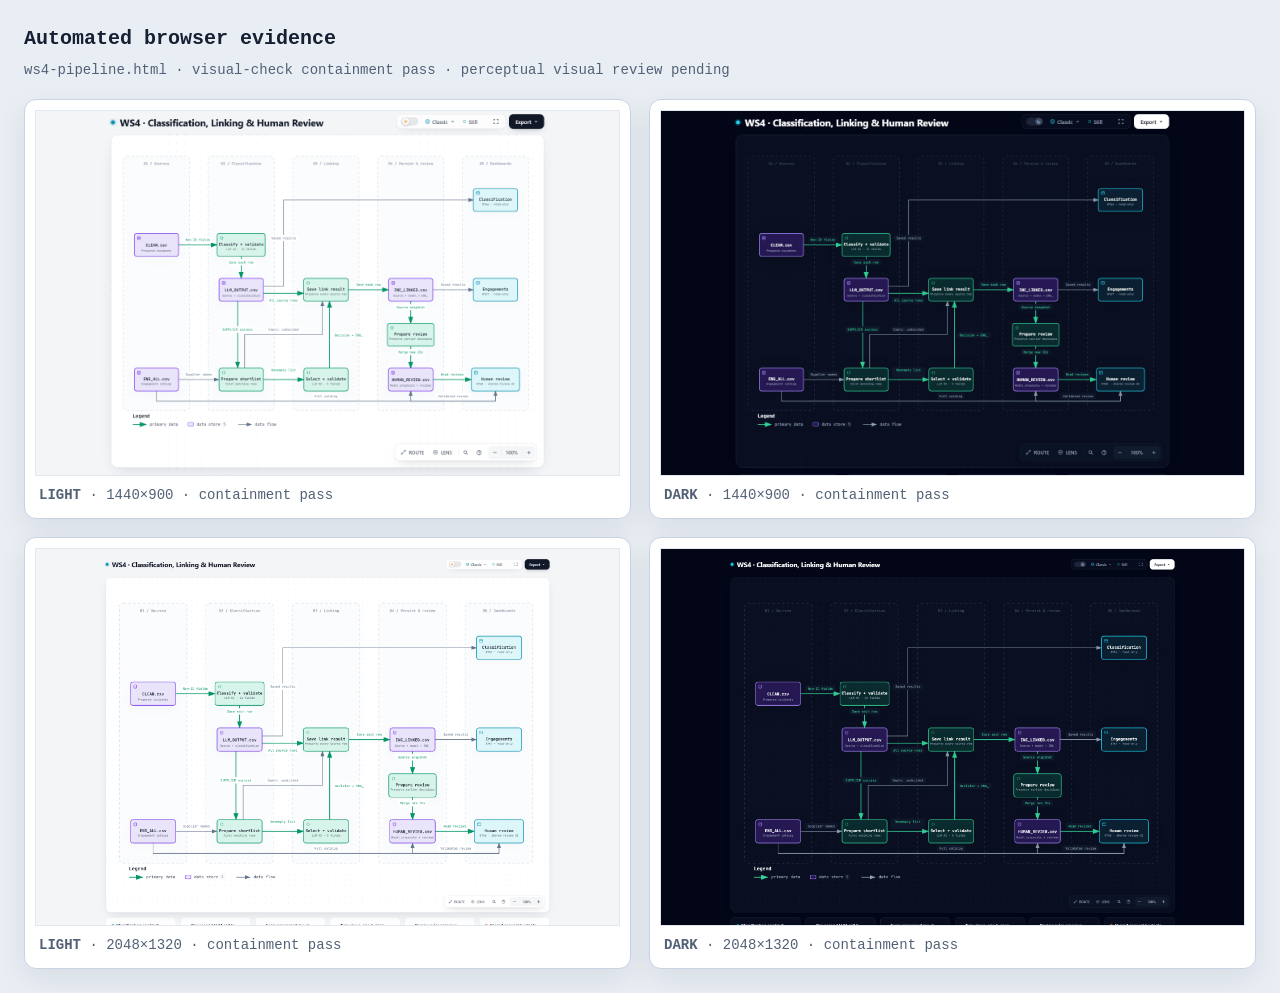
<file: .archify/dataflow-ws4-pipeline-20261102-000851/visual-check/ws4-pipeline.visual-check.html>
<!doctype html>
<html lang="en">
<head>
<meta charset="utf-8"><script type="application/json" id="archify-software-notices">"NOTICE\nArchify\nCopyright (c) 2026 tt-a1i (Archify)\nCopyright (c) 2025 Cocoon AI\n\nArchify is distributed under the Apache License, Version 2.0 (LICENSE),\nexcept where a file, package manifest, or third-party notice specifies otherwise.\nThe separately versioned DeepSeek Harness adapter remains MIT; its bundled\nSkill retains the license of the immutable source selected in release.json.\n\nCode and contributions received under the MIT License through pre-transition\ncommit 25cf37080fc8b1dbe758a4efc3935b55f3327083 remain available under their\noriginal terms. Previously published releases keep their existing licenses. The complete historical MIT\ncopyright and permission notice is preserved in LICENSE-MIT. This transition\ndoes not revoke existing MIT grants or assert a new patent grant on behalf\nof historical contributors.\n\nArchify originated from Cocoon-AI/architecture-diagram-generator:\nhttps://github.com/Cocoon-AI/architecture-diagram-generator\n\nThird-party components retain their own licenses; see THIRD_PARTY_NOTICES.md\nand the license files beside those components. Names and logos do not imply\nofficial endorsement, and the software license grants no general trademark\npermission.\n\nThese software licenses cover Archify's embedded runtime and templates, not\nownership of a user's authored content, business data, or source repository.\n\nLICENSE\n\n                                 Apache License\n                           Version 2.0, January 2004\n                        http://www.apache.org/licenses/\n\n   TERMS AND CONDITIONS FOR USE, REPRODUCTION, AND DISTRIBUTION\n\n   1. Definitions.\n\n      \"License\" shall mean the terms and conditions for use, reproduction,\n      and distribution as defined by Sections 1 through 9 of this document.\n\n      \"Licensor\" shall mean the copyright owner or entity authorized by\n      the copyright owner that is granting the License.\n\n      \"Legal Entity\" shall mean the union of the acting entity and all\n      other entities that control, are controlled by, or are under common\n      control with that entity. For the purposes of this definition,\n      \"control\" means (i) the power, direct or indirect, to cause the\n      direction or management of such entity, whether by contract or\n      otherwise, or (ii) ownership of fifty percent (50%) or more of the\n      outstanding shares, or (iii) beneficial ownership of such entity.\n\n      \"You\" (or \"Your\") shall mean an individual or Legal Entity\n      exercising permissions granted by this License.\n\n      \"Source\" form shall mean the preferred form for making modifications,\n      including but not limited to software source code, documentation\n      source, and configuration files.\n\n      \"Object\" form shall mean any form resulting from mechanical\n      transformation or translation of a Source form, including but\n      not limited to compiled object code, generated documentation,\n      and conversions to other media types.\n\n      \"Work\" shall mean the work of authorship, whether in Source or\n      Object form, made available under the License, as indicated by a\n      copyright notice that is included in or attached to the work\n      (an example is provided in the Appendix below).\n\n      \"Derivative Works\" shall mean any work, whether in Source or Object\n      form, that is based on (or derived from) the Work and for which the\n      editorial revisions, annotations, elaborations, or other modifications\n      represent, as a whole, an original work of authorship. For the purposes\n      of this License, Derivative Works shall not include works that remain\n      separable from, or merely link (or bind by name) to the interfaces of,\n      the Work and Derivative Works thereof.\n\n      \"Contribution\" shall mean any work of authorship, including\n      the original version of the Work and any modifications or additions\n      to that Work or Derivative Works thereof, that is intentionally\n      submitted to Licensor for inclusion in the Work by the copyright owner\n      or by an individual or Legal Entity authorized to submit on behalf of\n      the copyright owner. For the purposes of this definition, \"submitted\"\n      means any form of electronic, verbal, or written communication sent\n      to the Licensor or its representatives, including but not limited to\n      communication on electronic mailing lists, source code control systems,\n      and issue tracking systems that are managed by, or on behalf of, the\n      Licensor for the purpose of discussing and improving the Work, but\n      excluding communication that is conspicuously marked or otherwise\n      designated in writing by the copyright owner as \"Not a Contribution.\"\n\n      \"Contributor\" shall mean Licensor and any individual or Legal Entity\n      on behalf of whom a Contribution has been received by Licensor and\n      subsequently incorporated within the Work.\n\n   2. Grant of Copyright License. Subject to the terms and conditions of\n      this License, each Contributor hereby grants to You a perpetual,\n      worldwide, non-exclusive, no-charge, royalty-free, irrevocable\n      copyright license to reproduce, prepare Derivative Works of,\n      publicly display, publicly perform, sublicense, and distribute the\n      Work and such Derivative Works in Source or Object form.\n\n   3. Grant of Patent License. Subject to the terms and conditions of\n      this License, each Contributor hereby grants to You a perpetual,\n      worldwide, non-exclusive, no-charge, royalty-free, irrevocable\n      (except as stated in this section) patent license to make, have made,\n      use, offer to sell, sell, import, and otherwise transfer the Work,\n      where such license applies only to those patent claims licensable\n      by such Contributor that are necessarily infringed by their\n      Contribution(s) alone or by combination of their Contribution(s)\n      with the Work to which such Contribution(s) was submitted. If You\n      institute patent litigation against any entity (including a\n      cross-claim or counterclaim in a lawsuit) alleging that the Work\n      or a Contribution incorporated within the Work constitutes direct\n      or contributory patent infringement, then any patent licenses\n      granted to You under this License for that Work shall terminate\n      as of the date such litigation is filed.\n\n   4. Redistribution. You may reproduce and distribute copies of the\n      Work or Derivative Works thereof in any medium, with or without\n      modifications, and in Source or Object form, provided that You\n      meet the following conditions:\n\n      (a) You must give any other recipients of the Work or\n          Derivative Works a copy of this License; and\n\n      (b) You must cause any modified files to carry prominent notices\n          stating that You changed the files; and\n\n      (c) You must retain, in the Source form of any Derivative Works\n          that You distribute, all copyright, patent, trademark, and\n          attribution notices from the Source form of the Work,\n          excluding those notices that do not pertain to any part of\n          the Derivative Works; and\n\n      (d) If the Work includes a \"NOTICE\" text file as part of its\n          distribution, then any Derivative Works that You distribute must\n          include a readable copy of the attribution notices contained\n          within such NOTICE file, excluding those notices that do not\n          pertain to any part of the Derivative Works, in at least one\n          of the following places: within a NOTICE text file distributed\n          as part of the Derivative Works; within the Source form or\n          documentation, if provided along with the Derivative Works; or,\n          within a display generated by the Derivative Works, if and\n          wherever such third-party notices normally appear. The contents\n          of the NOTICE file are for informational purposes only and\n          do not modify the License. You may add Your own attribution\n          notices within Derivative Works that You distribute, alongside\n          or as an addendum to the NOTICE text from the Work, provided\n          that such additional attribution notices cannot be construed\n          as modifying the License.\n\n      You may add Your own copyright statement to Your modifications and\n      may provide additional or different license terms and conditions\n      for use, reproduction, or distribution of Your modifications, or\n      for any such Derivative Works as a whole, provided Your use,\n      reproduction, and distribution of the Work otherwise complies with\n      the conditions stated in this License.\n\n   5. Submission of Contributions. Unless You explicitly state otherwise,\n      any Contribution intentionally submitted for inclusion in the Work\n      by You to the Licensor shall be under the terms and conditions of\n      this License, without any additional terms or conditions.\n      Notwithstanding the above, nothing herein shall supersede or modify\n      the terms of any separate license agreement you may have executed\n      with Licensor regarding such Contributions.\n\n   6. Trademarks. This License does not grant permission to use the trade\n      names, trademarks, service marks, or product names of the Licensor,\n      except as required for reasonable and customary use in describing the\n      origin of the Work and reproducing the content of the NOTICE file.\n\n   7. Disclaimer of Warranty. Unless required by applicable law or\n      agreed to in writing, Licensor provides the Work (and each\n      Contributor provides its Contributions) on an \"AS IS\" BASIS,\n      WITHOUT WARRANTIES OR CONDITIONS OF ANY KIND, either express or\n      implied, including, without limitation, any warranties or conditions\n      of TITLE, NON-INFRINGEMENT, MERCHANTABILITY, or FITNESS FOR A\n      PARTICULAR PURPOSE. You are solely responsible for determining the\n      appropriateness of using or redistributing the Work and assume any\n      risks associated with Your exercise of permissions under this License.\n\n   8. Limitation of Liability. In no event and under no legal theory,\n      whether in tort (including negligence), contract, or otherwise,\n      unless required by applicable law (such as deliberate and grossly\n      negligent acts) or agreed to in writing, shall any Contributor be\n      liable to You for damages, including any direct, indirect, special,\n      incidental, or consequential damages of any character arising as a\n      result of this License or out of the use or inability to use the\n      Work (including but not limited to damages for loss of goodwill,\n      work stoppage, computer failure or malfunction, or any and all\n      other commercial damages or losses), even if such Contributor\n      has been advised of the possibility of such damages.\n\n   9. Accepting Warranty or Additional Liability. While redistributing\n      the Work or Derivative Works thereof, You may choose to offer,\n      and charge a fee for, acceptance of support, warranty, indemnity,\n      or other liability obligations and/or rights consistent with this\n      License. However, in accepting such obligations, You may act only\n      on Your own behalf and on Your sole responsibility, not on behalf\n      of any other Contributor, and only if You agree to indemnify,\n      defend, and hold each Contributor harmless for any liability\n      incurred by, or claims asserted against, such Contributor by reason\n      of your accepting any such warranty or additional liability.\n\n   END OF TERMS AND CONDITIONS\n\n   APPENDIX: How to apply the Apache License to your work.\n\n      To apply the Apache License to your work, attach the following\n      boilerplate notice, with the fields enclosed by brackets \"[]\"\n      replaced with your own identifying information. (Don't include\n      the brackets!)  The text should be enclosed in the appropriate\n      comment syntax for the file format. We also recommend that a\n      file or class name and description of purpose be included on the\n      same \"printed page\" as the copyright notice for easier\n      identification within third-party archives.\n\n   Copyright [yyyy] [name of copyright owner]\n\n   Licensed under the Apache License, Version 2.0 (the \"License\");\n   you may not use this file except in compliance with the License.\n   You may obtain a copy of the License at\n\n       http://www.apache.org/licenses/LICENSE-2.0\n\n   Unless required by applicable law or agreed to in writing, software\n   distributed under the License is distributed on an \"AS IS\" BASIS,\n   WITHOUT WARRANTIES OR CONDITIONS OF ANY KIND, either express or implied.\n   See the License for the specific language governing permissions and\n   limitations under the License.\n\nLICENSE-MIT\nMIT License\n\nCopyright (c) 2026 tt-a1i (Archify)\nCopyright (c) 2025 Cocoon AI\n\nPermission is hereby granted, free of charge, to any person obtaining a copy\nof this software and associated documentation files (the \"Software\"), to deal\nin the Software without restriction, including without limitation the rights\nto use, copy, modify, merge, publish, distribute, sublicense, and/or sell\ncopies of the Software, and to permit persons to whom the Software is\nfurnished to do so, subject to the following conditions:\n\nThe above copyright notice and this permission notice shall be included in all\ncopies or substantial portions of the Software.\n\nTHE SOFTWARE IS PROVIDED \"AS IS\", WITHOUT WARRANTY OF ANY KIND, EXPRESS OR\nIMPLIED, INCLUDING BUT NOT LIMITED TO THE WARRANTIES OF MERCHANTABILITY,\nFITNESS FOR A PARTICULAR PURPOSE AND NONINFRINGEMENT. IN NO EVENT SHALL THE\nAUTHORS OR COPYRIGHT HOLDERS BE LIABLE FOR ANY CLAIM, DAMAGES OR OTHER\nLIABILITY, WHETHER IN AN ACTION OF CONTRACT, TORT OR OTHERWISE, ARISING FROM,\nOUT OF OR IN CONNECTION WITH THE SOFTWARE OR THE USE OR OTHER DEALINGS IN THE\nSOFTWARE.\n\nTHIRD_PARTY_NOTICES.md\n# Third-party notices\n\nArchify includes optional vector data for third-party brand marks. These marks\nare provided only to identify technologies and services in user-authored\ndiagrams. Their inclusion does not imply sponsorship, endorsement, partnership,\nor affiliation with Archify.\n\nArchify's license and historical MIT grants are described in LICENSE, NOTICE,\nand LICENSE-MIT. The software license does not\nreplace the copyright licenses, trademark policies, or brand guidelines that\napply to third-party marks. Users are responsible for confirming that their\nparticular use is permitted.\n\n## Simple Icons\n\nMost of the built-in vector paths and their metadata were generated from\n[Simple Icons 16.28.0](https://github.com/simple-icons/simple-icons/tree/16.28.0).\nSimple Icons makes its collection work available under\n[CC0 1.0 Universal](https://github.com/simple-icons/simple-icons/blob/16.28.0/LICENSE.md).\n\nAs Simple Icons explains in its\n[disclaimer](https://github.com/simple-icons/simple-icons/blob/16.28.0/DISCLAIMER.md),\nCC0 for the collection does not mean that every underlying icon is CC0. License\nand brand-guideline metadata may be incomplete or change over time. The absence\nof an individual license entry is not a grant of permission.\n\nArchify embeds the selected icons as vector-path data and may render them in a\nuser-selected color. The following individual licenses were recorded in the\npinned Simple Icons 16.28.0 metadata:\n\n| Mark | Recorded source | Recorded license | Archify treatment |\n|---|---|---|---|\n| Angular | [Angular press kit](https://angular.dev/press-kit) | [`CC-BY-4.0`](https://creativecommons.org/licenses/by/4.0/) | Embedded as vector-path data; color may be changed by the authored diagram. |\n| Apache Airflow | [Apache logos](https://apache.org/logos) | [`Apache-2.0`](https://www.apache.org/licenses/LICENSE-2.0) | Embedded as vector-path data; Apache trademarks remain subject to the [ASF trademark policy](https://www.apache.org/foundation/marks/). |\n| Apache Kafka | [Apache logos](https://apache.org/logos) | [`Apache-2.0`](https://www.apache.org/licenses/LICENSE-2.0) | Embedded as vector-path data; Apache trademarks remain subject to the [ASF trademark policy](https://www.apache.org/foundation/marks/). |\n| .NET | [.NET brand repository](https://github.com/dotnet/brand/blob/c7d0f51b8ec59531332d05fb27a5b758a7a3d689/logo/dotnet-logo.svg) | [`CC0-1.0`](https://creativecommons.org/publicdomain/zero/1.0/) | Embedded as vector-path data; color may be changed by the authored diagram. |\n| JavaScript | [JS community logo](https://github.com/voodootikigod/logo.js/blob/1544bdeed6d618a6cfe4f0650d04ab8d9cfa76d9/js.svg) | [`MIT`](https://github.com/voodootikigod/logo.js/blob/1544bdeed6d618a6cfe4f0650d04ab8d9cfa76d9/LICENSE) | Embedded as vector-path data; color may be changed by the authored diagram. |\n| Jenkins | [Jenkins artwork source](https://get.jenkins.io/art/) | [`CC-BY-SA-3.0`](https://creativecommons.org/licenses/by-sa/3.0/) | Embedded as vector-path data; color may be changed by the authored diagram. Jenkins retains its trademark rights. |\n| Rust | [Rust project](https://www.rust-lang.org) | [`CC-BY-SA-4.0`](https://creativecommons.org/licenses/by-sa/4.0/) | Embedded as vector-path data; color may be changed by the authored diagram. See the [Rust media guide](https://www.rust-lang.org/policies/media-guide). |\n| Vue.js | [Vue logo source](https://github.com/vuejs/art/blob/a1c78b74569b70a25300925b4eacfefcc143b8f6/logo.svg) | [`CC-BY-NC-SA-4.0`](https://creativecommons.org/licenses/by-nc-sa/4.0/) | Embedded as vector-path data; color may be changed by the authored diagram. The non-commercial and share-alike conditions remain applicable; see the [Vue artwork terms](https://github.com/vuejs/art/blob/a1c78b74569b70a25300925b4eacfefcc143b8f6/README.md). |\n\nThe source, guideline, and known license fields for every packaged mark are\npreserved in `renderers/shared/generated-brand-marks.mjs`.\n\n## OpenAI mark\n\nThe OpenAI vector path is recorded from the\n[OpenAI brand guidelines](https://openai.com/brand/), not from Simple Icons.\nUse remains subject to those current guidelines and any applicable trademark\nrights. Its inclusion does not state or imply endorsement by OpenAI.\n\n## JetBrains Mono\n\nDelivered Archify viewer artifacts embed the JetBrains Mono variable font\nsubsets served by Google Fonts. For characters covered by these subsets, font\nselection does not depend on a network request or a locally installed copy.\nUncovered characters (including CJK) still use the system fallback stack;\nbrowser and operating-system rasterization can differ.\nJetBrains Mono is maintained at\n[github.com/JetBrains/JetBrainsMono](https://github.com/JetBrains/JetBrainsMono)\nand is distributed under the SIL Open Font License 1.1. The complete license\ntext is preserved in `assets/JetBrainsMono-OFL.txt` in the packaged Skill and\nin the font CSS carried by standalone HTML and SVG exports.\n\n## Pele\n\nThe explainer renders Mermaid chart fences with an unmodified subset of\n[Pele 1.3.0](https://github.com/obsidianmd/pele), copyright (c) 2026 kepano,\ndistributed under the MIT License. The subset and its license text are in\n`explainer/vendor/pele/` in the packaged Skill. Charts are rendered to static\nSVG when a page is built; delivered pages contain no Pele code.\n\n## No additional rights granted\n\nBrand names, logos, and trademarks remain the property of their respective\nowners. This notice records provenance and known terms; it does not grant rights\nthat Archify does not hold, and it does not state that every packaged mark has\nbeen cleared for every commercial, promotional, or redistributive use."</script>
<meta name="viewport" content="width=device-width,initial-scale=1">
<title>Archify automated browser evidence · ws4-pipeline.html</title>
<style>
*{box-sizing:border-box}body{margin:0;padding:24px;background:#e9eef5;color:#172033;font:14px/1.5 ui-monospace,SFMono-Regular,Menlo,Consolas,monospace}header{max-width:1500px;margin:0 auto 18px}h1{margin:0 0 6px;font-size:20px}p{margin:0;color:#526176}.grid{max-width:1500px;margin:auto;display:grid;grid-template-columns:repeat(2,minmax(0,1fr));gap:18px}figure{margin:0;padding:10px;background:white;border:1px solid #c9d4e3;border-radius:12px;box-shadow:0 10px 30px rgba(15,23,42,.08)}img{display:block;width:100%;height:auto;border:1px solid #e2e8f0}figcaption{padding:9px 4px 2px;color:#526176}@media(max-width:900px){.grid{grid-template-columns:1fr}}
</style>
</head>
<body>
<header><h1>Automated browser evidence</h1><p>ws4-pipeline.html · visual-check containment pass · perceptual visual review pending</p></header>
<main class="grid">
      <figure>
        <img src="ws4-pipeline.visual-check.1440x900.light.png" alt="light 1440 by 900">
        <figcaption><strong>LIGHT</strong> · 1440×900 · containment pass</figcaption>
      </figure>
      <figure>
        <img src="ws4-pipeline.visual-check.1440x900.dark.png" alt="dark 1440 by 900">
        <figcaption><strong>DARK</strong> · 1440×900 · containment pass</figcaption>
      </figure>
      <figure>
        <img src="ws4-pipeline.visual-check.2048x1320.light.png" alt="light 2048 by 1320">
        <figcaption><strong>LIGHT</strong> · 2048×1320 · containment pass</figcaption>
      </figure>
      <figure>
        <img src="ws4-pipeline.visual-check.2048x1320.dark.png" alt="dark 2048 by 1320">
        <figcaption><strong>DARK</strong> · 2048×1320 · containment pass</figcaption>
      </figure>
</main>
</body>
</html>
</file>
